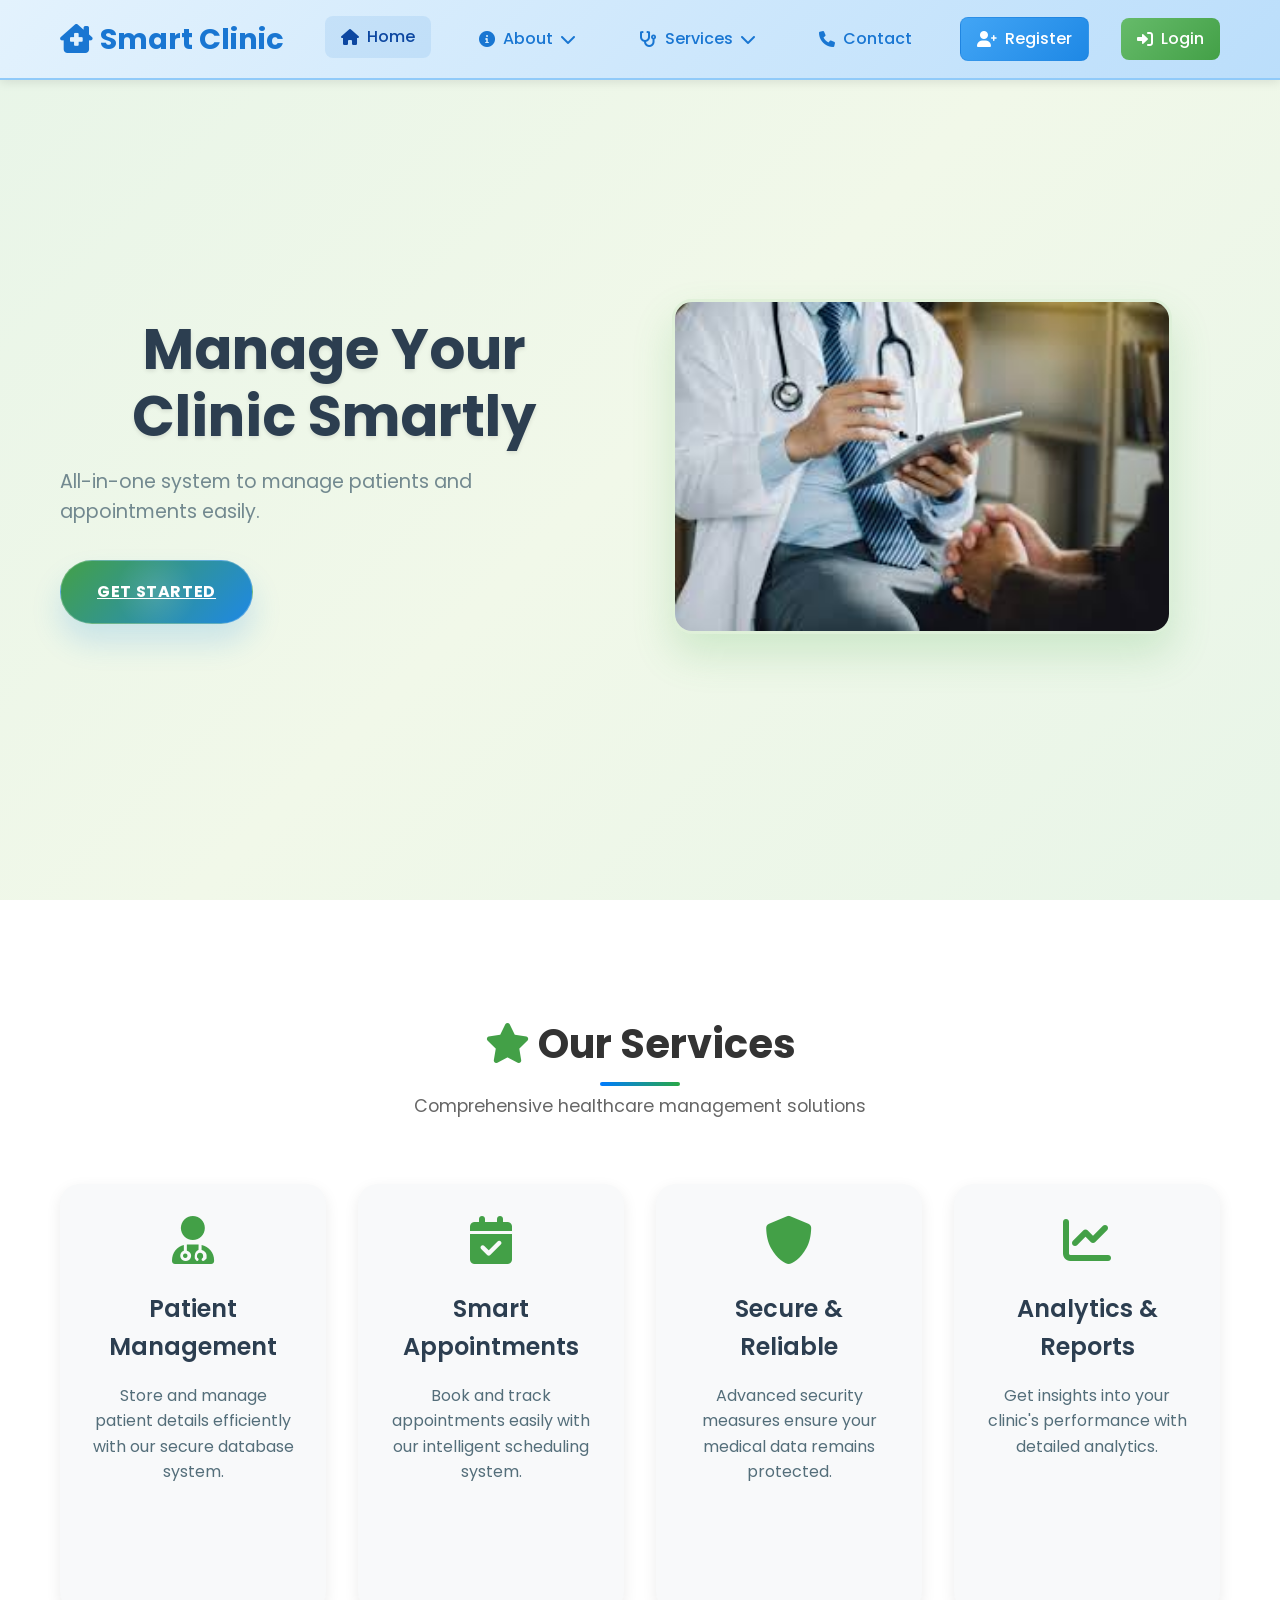
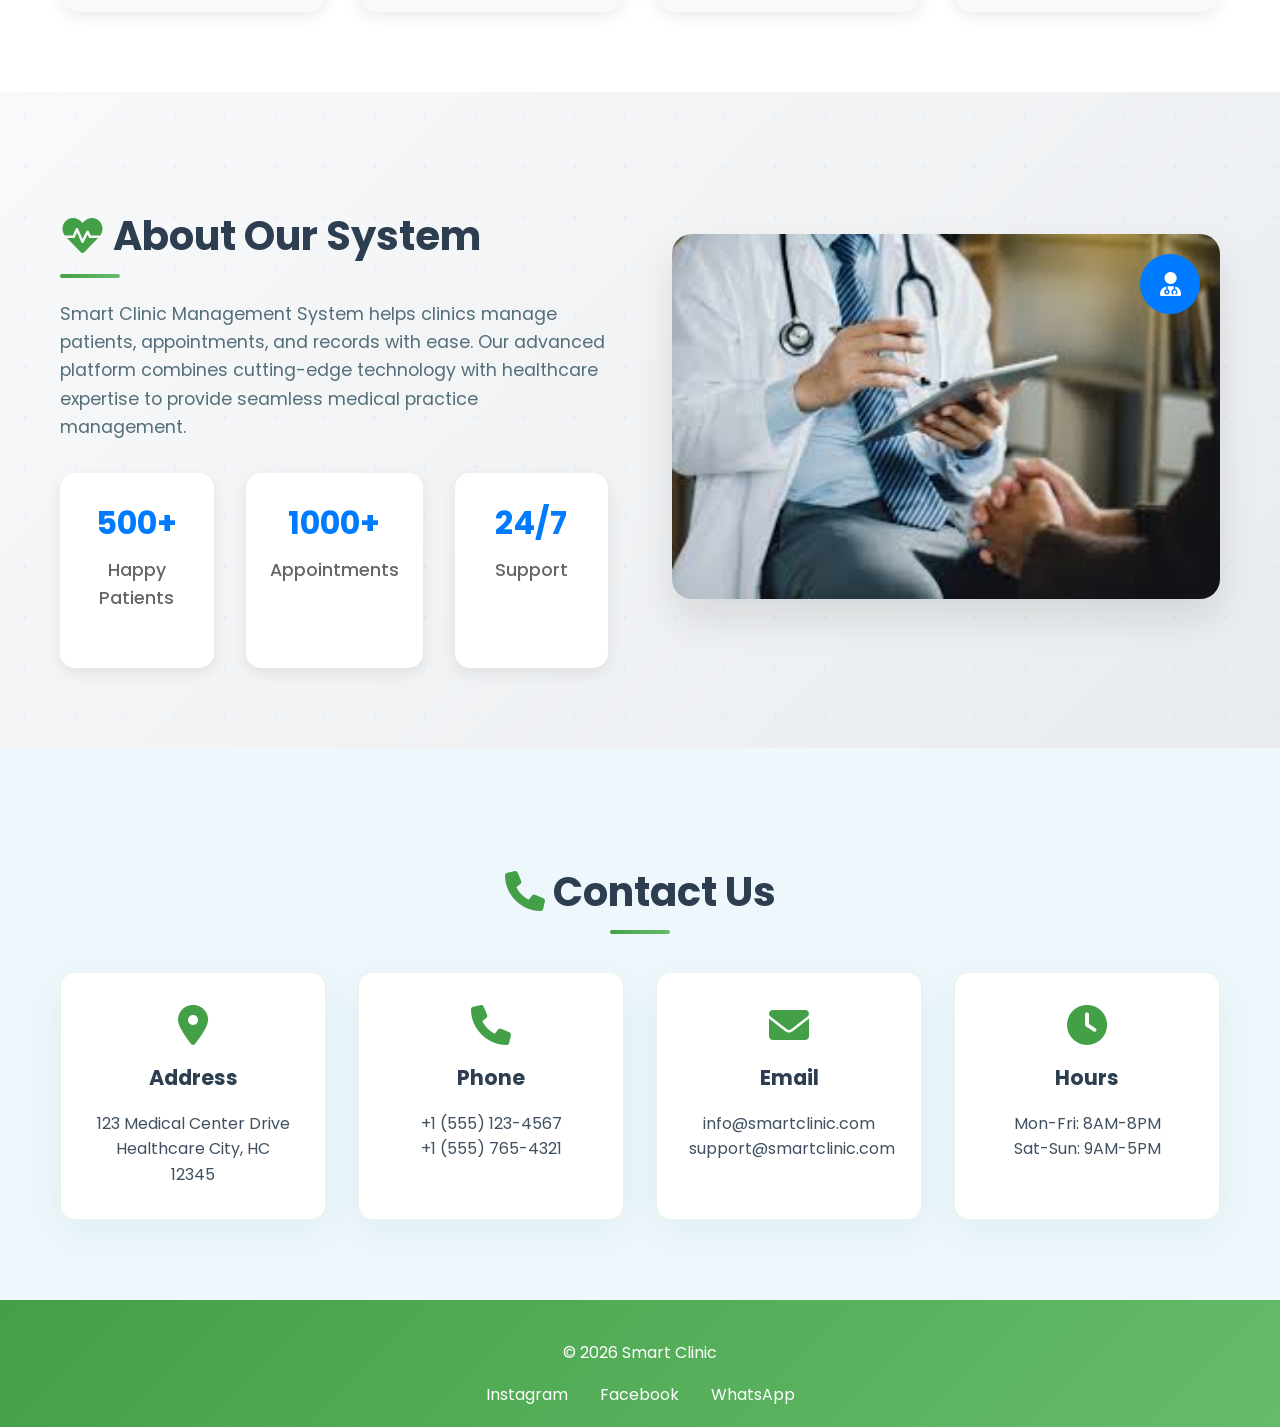
<file: frontend/index.html>
<!DOCTYPE html>
<html>
<head>
    <title>Smart Clinic</title>
    <link rel="stylesheet" href="css/style.css">
    <link rel="stylesheet" href="https://cdnjs.cloudflare.com/ajax/libs/font-awesome/6.0.0/css/all.min.css">
</head>
<body>

<!-- NAVBAR -->
<header class="navbar">
    <div class="container">
        <h2><i class="fas fa-clinic-medical" style="margin-right: 0.5rem;"></i>Smart Clinic</h2>
        <nav>
            <a href="index.html" class="active"><i class="fas fa-home"></i> Home</a>
            <div class="dropdown">
                <a href="#" class="dropdown-toggle"><i class="fas fa-info-circle"></i> About <i class="fas fa-chevron-down"></i></a>
                <div class="dropdown-menu">
                    <a href="#about">Our Mission</a>
                    <a href="#about">Services</a>
                    <a href="#about">Team</a>
                </div>
            </div>
            <div class="dropdown">
                <a href="#" class="dropdown-toggle"><i class="fas fa-stethoscope"></i> Services <i class="fas fa-chevron-down"></i></a>
                <div class="dropdown-menu">
                    <a href="patients.html">Patient Care</a>
                    <a href="appointments.html">Appointments</a>
                    <a href="#features">Medical Services</a>
                </div>
            </div>
            <a href="#contact"><i class="fas fa-phone"></i> Contact</a>
            <a href="register.html" class="btn"><i class="fas fa-user-plus"></i> Register</a>
            <a href="login.html" class="btn login-btn"><i class="fas fa-sign-in-alt"></i> Login</a>
        </nav>
        <div class="menu-toggle">
            <span></span>
            <span></span>
            <span></span>
        </div>
    </div>
</header>

<!-- HERO SECTION -->
<section class="hero">
    <div class="container">
        <div class="hero-text">
            <h1>Manage Your Clinic Smartly</h1>
            <p>All-in-one system to manage patients and appointments easily.</p>
            <a href="register.html" class="main-btn">Get Started</a>
        </div>

        <div class="hero-img">
            <img src="assets/images/doctor 2.jpg" alt="Doctor">
        </div>
    </div>
</section>

<!-- FEATURES -->
<section id="features" class="features">
    <div class="container">
        <div class="section-header">
            <h2><i class="fas fa-star" style="color: #43a047; margin-right: 0.5rem;"></i>Our Services</h2>
            <p>Comprehensive healthcare management solutions</p>
        </div>
        <div class="features-grid">
            <div class="feature">
                <div class="feature-icon">
                    <i class="fas fa-user-md fa-3x"></i>
                </div>
                <h3>Patient Management</h3>
                <p>Store and manage patient details efficiently with our secure database system.</p>
                <div class="feature-hover">
                    <a href="patients.html" class="feature-link">Manage Patients <i class="fas fa-arrow-right"></i></a>
                </div>
            </div>

            <div class="feature">
                <div class="feature-icon">
                    <i class="fas fa-calendar-check fa-3x"></i>
                </div>
                <h3>Smart Appointments</h3>
                <p>Book and track appointments easily with our intelligent scheduling system.</p>
                <div class="feature-hover">
                    <a href="appointments.html" class="feature-link">Book Appointment <i class="fas fa-arrow-right"></i></a>
                </div>
            </div>

            <div class="feature">
                <div class="feature-icon">
                    <i class="fas fa-shield-alt fa-3x"></i>
                </div>
                <h3>Secure & Reliable</h3>
                <p>Advanced security measures ensure your medical data remains protected.</p>
                <div class="feature-hover">
                    <a href="login.html" class="feature-link">Get Started <i class="fas fa-arrow-right"></i></a>
                </div>
            </div>

            <div class="feature">
                <div class="feature-icon">
                    <i class="fas fa-chart-line fa-3x"></i>
                </div>
                <h3>Analytics & Reports</h3>
                <p>Get insights into your clinic's performance with detailed analytics.</p>
                <div class="feature-hover">
                    <a href="dashboard.html" class="feature-link">View Dashboard <i class="fas fa-arrow-right"></i></a>
                </div>
            </div>
        </div>
    </div>
</section>

<!-- ABOUT -->
<section id="about" class="about">
    <div class="container">
        <div class="about-content">
            <div class="about-text">
                <h2><i class="fas fa-heartbeat" style="color: #43a047; margin-right: 0.5rem;"></i>About Our System</h2>
                <p>
                    Smart Clinic Management System helps clinics manage patients,
                    appointments, and records with ease. Our advanced platform combines
                    cutting-edge technology with healthcare expertise to provide seamless
                    medical practice management.
                </p>
                <div class="stats">
                    <div class="stat">
                        <h3>500+</h3>
                        <p>Happy Patients</p>
                    </div>
                    <div class="stat">
                        <h3>1000+</h3>
                        <p>Appointments</p>
                    </div>
                    <div class="stat">
                        <h3>24/7</h3>
                        <p>Support</p>
                    </div>
                </div>
            </div>
            <div class="about-image">
                <img src="assets/images/doctor 2.jpg" alt="Medical Team">
                <div class="floating-icon">
                    <i class="fas fa-user-md"></i>
                </div>
            </div>
        </div>
    </div>
</section>

<!-- CONTACT -->
<section id="contact" class="contact">
    <div class="container">
        <h2><i class="fas fa-phone" style="color: #43a047; margin-right: 0.5rem;"></i>Contact Us</h2>
        <div class="contact-grid">
            <div class="contact-card">
                <i class="fas fa-map-marker-alt"></i>
                <h3>Address</h3>
                <p>123 Medical Center Drive<br>Healthcare City, HC 12345</p>
            </div>
            <div class="contact-card">
                <i class="fas fa-phone"></i>
                <h3>Phone</h3>
                <p>+1 (555) 123-4567<br>+1 (555) 765-4321</p>
            </div>
            <div class="contact-card">
                <i class="fas fa-envelope"></i>
                <h3>Email</h3>
                <p>info@smartclinic.com<br>support@smartclinic.com</p>
            </div>
            <div class="contact-card">
                <i class="fas fa-clock"></i>
                <h3>Hours</h3>
                <p>Mon-Fri: 8AM-8PM<br>Sat-Sun: 9AM-5PM</p>
            </div>
        </div>
    </div>
</section>

<!-- FOOTER -->
<footer>
    <div class="container">
        <p>© 2026 Smart Clinic</p>

        <div class="social">
            <span>Instagram</span>
            <span>Facebook</span>
            <span>WhatsApp</span>
        </div>
    </div>
</footer>

<script src="js/script.js"></script>
<script>
    // Mobile menu toggle
    document.addEventListener('DOMContentLoaded', function() {
        const menuToggle = document.querySelector('.menu-toggle');
        const nav = document.querySelector('.navbar nav');

        if (menuToggle && nav) {
            menuToggle.addEventListener('click', function() {
                nav.classList.toggle('active');
                menuToggle.classList.toggle('active');
            });
        }

        // Close mobile menu when clicking outside
        document.addEventListener('click', function(e) {
            if (!menuToggle.contains(e.target) && !nav.contains(e.target)) {
                nav.classList.remove('active');
                menuToggle.classList.remove('active');
            }
        });
    });
</script>
</body>
</html>
</file>
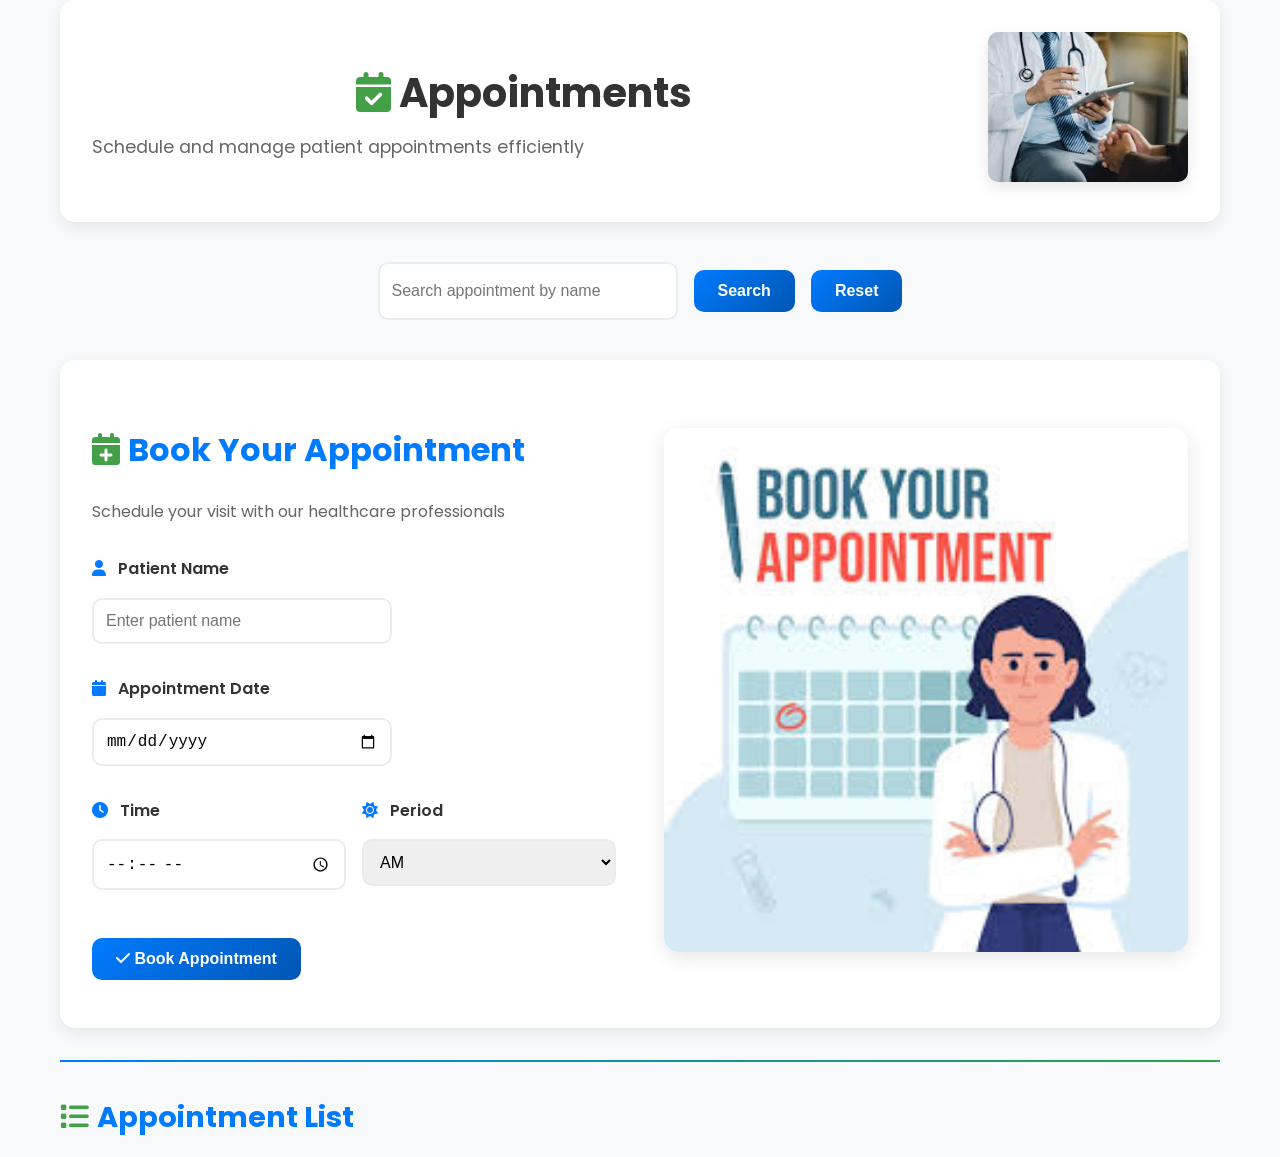
<file: frontend/appointments.html>
<!DOCTYPE html>
<html>
<head>
    <title>Appointments</title>
    <link rel="stylesheet" href="css/style.css">
    <link rel="stylesheet" href="https://cdnjs.cloudflare.com/ajax/libs/font-awesome/6.0.0/css/all.min.css">
</head>
<body>

<div class="container">
    <div class="page-header">
        <div class="header-content">
            <h1><i class="fas fa-calendar-check" style="color: #43a047; margin-right: 0.5rem;"></i>Appointments</h1>
            <p>Schedule and manage patient appointments efficiently</p>
        </div>
        <div class="header-image">
            <img src="assets/images/doctor 2.jpg" alt="Appointments">
        </div>
    </div>

    <!-- 🔍 SEARCH -->
    <div class="search-box">
        <input type="text" id="searchAppointment" placeholder="Search appointment by name">
        <button onclick="searchAppointments()">Search</button>
        <button onclick="resetAppointmentSearch()">Reset</button>
    </div>

    <!-- ➕ ADD APPOINTMENT -->
    <div class="form-section">
        <div class="booking-section">
            <div class="booking-form">
                <h2><i class="fas fa-calendar-plus" style="color: #43a047; margin-right: 0.5rem;"></i>Book Your Appointment</h2>
                <p>Schedule your visit with our healthcare professionals</p>
                
                <form class="appointment-form">
                    <div class="form-group">
                        <label for="aname"><i class="fas fa-user"></i> Patient Name</label>
                        <input type="text" id="aname" placeholder="Enter patient name" required>
                    </div>
                    
                    <div class="form-group">
                        <label for="adate"><i class="fas fa-calendar"></i> Appointment Date</label>
                        <input type="date" id="adate" required>
                    </div>
                    
                    <div class="form-row">
                        <div class="form-group">
                            <label for="atime"><i class="fas fa-clock"></i> Time</label>
                            <input type="time" id="atime" required>
                        </div>
                        
                        <div class="form-group">
                            <label for="ampm"><i class="fas fa-sun"></i> Period</label>
                            <select id="ampm" required>
                                <option value="AM">AM</option>
                                <option value="PM">PM</option>
                            </select>
                        </div>
                    </div>
                    
                    <button type="button" onclick="addAppointment()" class="book-btn">
                        <i class="fas fa-check"></i> Book Appointment
                    </button>
                </form>
            </div>
            
            <div class="booking-image">
                <img src="assets/images/book your appointment.jpg" alt="Book Your Appointment">
            </div>
        </div>
    </div>

    <hr>

    <!-- 📋 LIST -->
    <h2><i class="fas fa-list" style="color: #43a047; margin-right: 0.5rem;"></i>Appointment List</h2>
    <ul id="appointmentList"></ul>
</div>

<script src="js/script.js"></script>

</body>
</html>
</file>
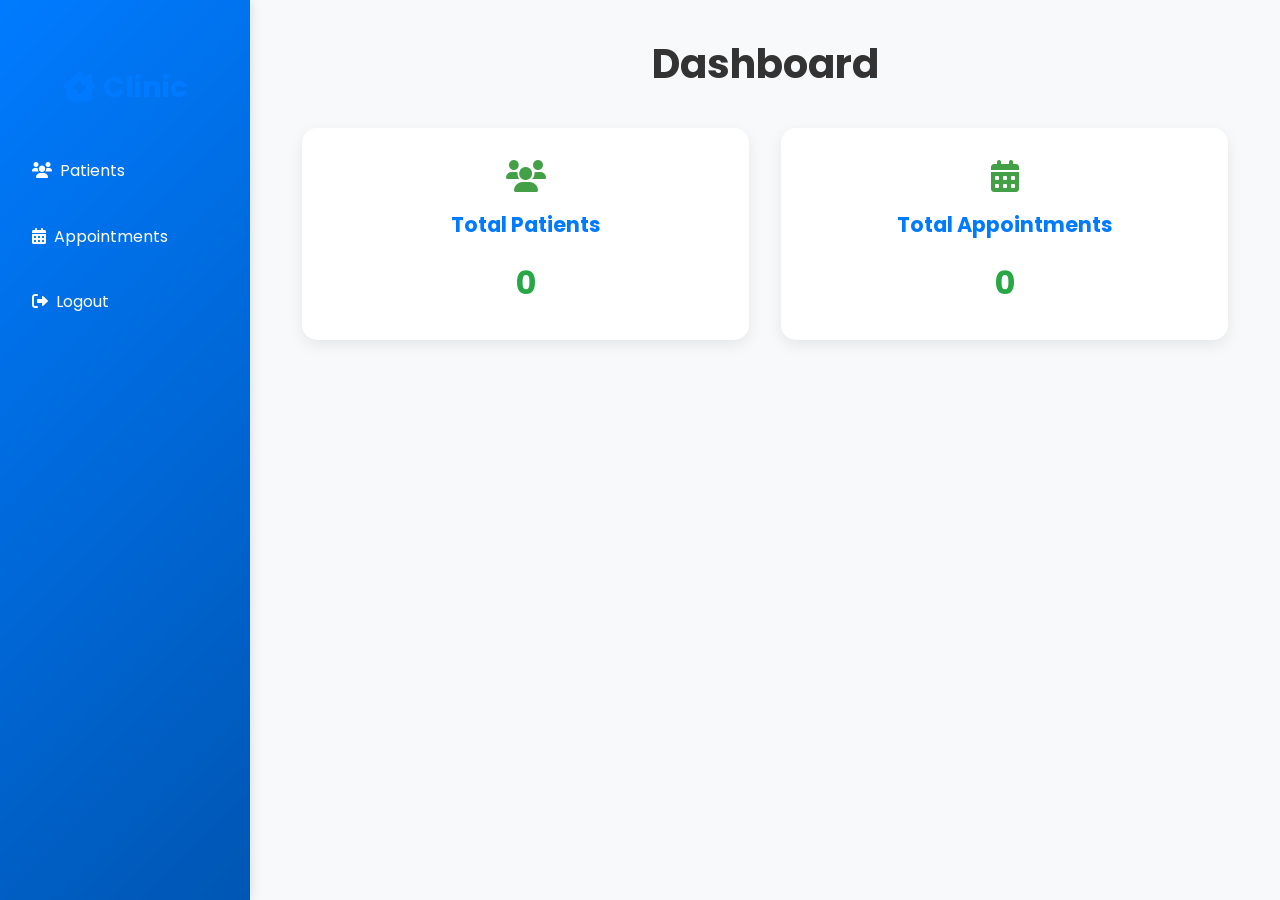
<file: frontend/dashboard.html>
<!DOCTYPE html>
<html>
<head>
    <title>Dashboard</title>
    <link rel="stylesheet" href="css/style.css">
    <link rel="stylesheet" href="https://cdnjs.cloudflare.com/ajax/libs/font-awesome/6.0.0/css/all.min.css">
</head>
<body>

<div class="sidebar">
    <h2><i class="fas fa-clinic-medical" style="margin-right: 0.5rem;"></i>Clinic</h2>
    <a href="patients.html"><i class="fas fa-users" style="margin-right: 0.5rem;"></i>Patients</a>
    <a href="appointments.html"><i class="fas fa-calendar-alt" style="margin-right: 0.5rem;"></i>Appointments</a>
    <a href="#" onclick="logout()"><i class="fas fa-sign-out-alt" style="margin-right: 0.5rem;"></i>Logout</a>
</div>

<div class="main">
    <div class="container">
        <h1>Dashboard</h1>

        <div class="cards">
            <div class="card">
                <i class="fas fa-users fa-2x" style="color: #43a047; margin-bottom: 1rem;"></i>
                <h3>Total Patients</h3>
                <p id="totalPatients">0</p>
            </div>

            <div class="card">
                <i class="fas fa-calendar-alt fa-2x" style="color: #43a047; margin-bottom: 1rem;"></i>
                <h3>Total Appointments</h3>
                <p id="totalAppointments">0</p>
            </div>
        </div>
    </div>
</div>

<script src="js/script.js"></script>
<script>
    // Load dashboard data when page loads
    window.addEventListener('load', function() {
        loadPatients();
        loadAppointments();
    });
</script>
</body>
</html>
</file>
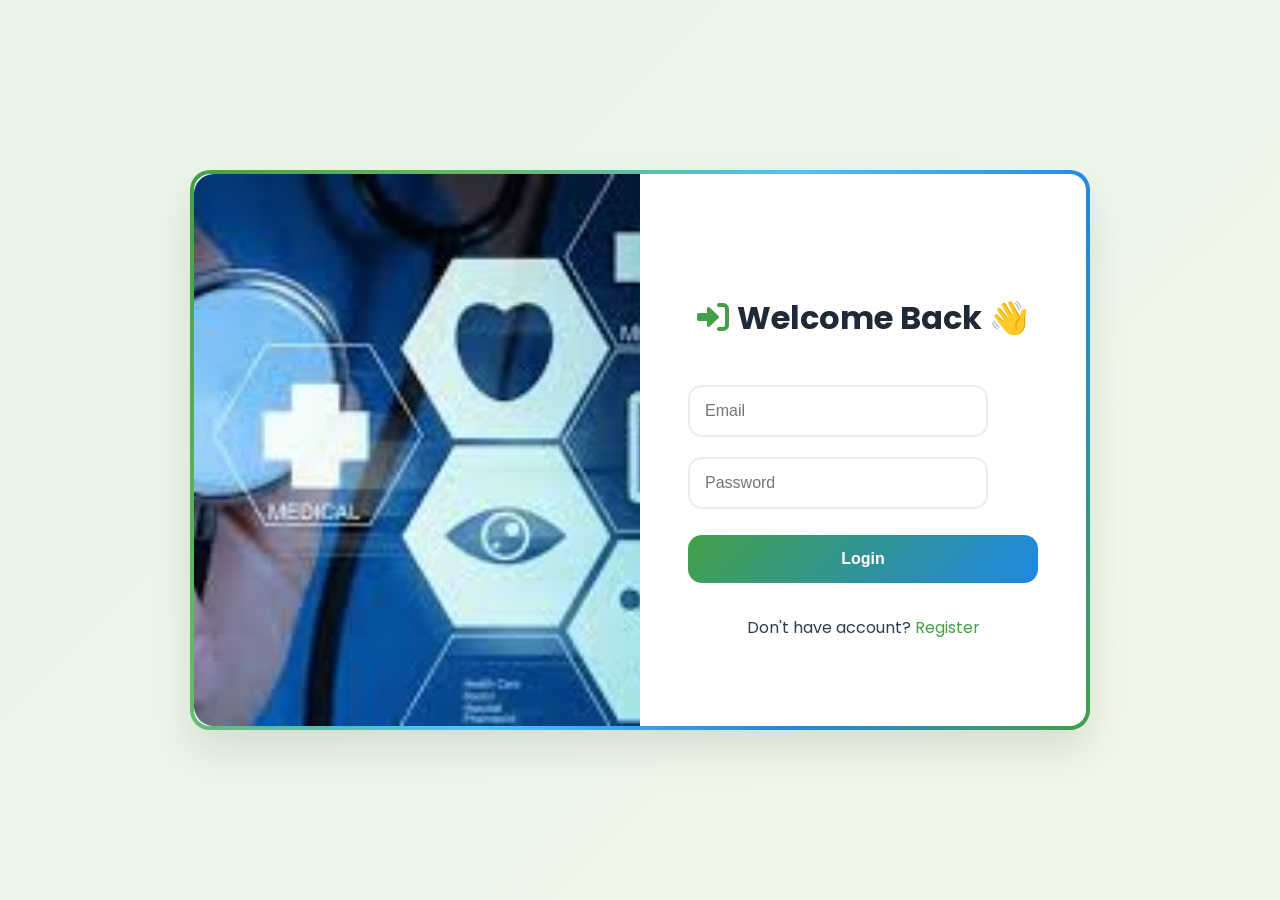
<file: frontend/login.html>
<!DOCTYPE html>
<html>
<head>
    <title>Login</title>
    <link rel="stylesheet" href="css/style.css">
    <link rel="stylesheet" href="https://cdnjs.cloudflare.com/ajax/libs/font-awesome/6.0.0/css/all.min.css">
</head>
<body class="auth-body">

<div class="auth-container">

    <!-- LEFT IMAGE -->
    <div class="auth-image login-bg"></div>

    <!-- RIGHT FORM -->
    <div class="auth-form">
        <h2><i class="fas fa-sign-in-alt" style="color: #43a047; margin-right: 0.5rem;"></i>Welcome Back 👋</h2>

        <input type="email" id="email" placeholder="Email">
        <input type="password" id="password" placeholder="Password">

        <button onclick="loginUser()">Login</button>

        <p>Don't have account? <a href="register.html">Register</a></p>
    </div>

</div>

<script src="js/script.js"></script>
</body>
</html>
</file>
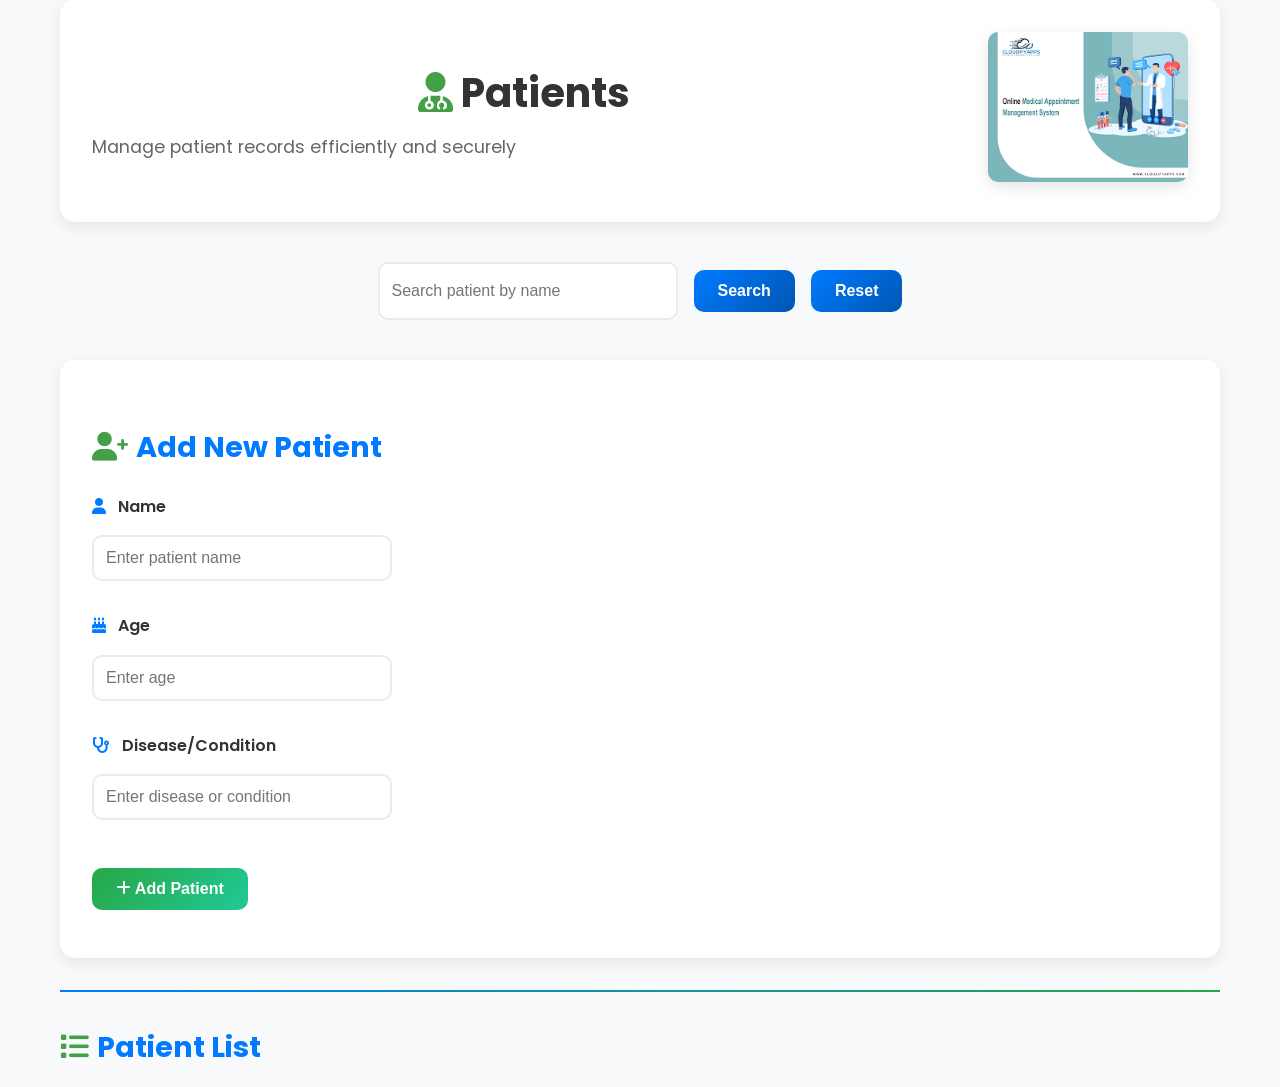
<file: frontend/patients.html>
<!DOCTYPE html>
<html>
<head>
    <title>Patients</title>
    <link rel="stylesheet" href="css/style.css">
    <link rel="stylesheet" href="https://cdnjs.cloudflare.com/ajax/libs/font-awesome/6.0.0/css/all.min.css">
</head>
<body>

<div class="container">
    <div class="page-header">
        <div class="header-content">
            <h1><i class="fas fa-user-md" style="color: #43a047; margin-right: 0.5rem;"></i>Patients</h1>
            <p>Manage patient records efficiently and securely</p>
        </div>
        <div class="header-image">
            <img src="assets/images/images.png" alt="Patient Management">
        </div>
    </div>

    <!-- 🔍 SEARCH -->
    <div class="search-box">
        <input type="text" id="searchPatient" placeholder="Search patient by name">
        <button onclick="searchPatients()">Search</button>
        <button onclick="resetPatientSearch()">Reset</button>
    </div>

    <!-- ➕ ADD PATIENT -->
    <div class="form-section">
        <h2><i class="fas fa-user-plus" style="color: #43a047; margin-right: 0.5rem;"></i>Add New Patient</h2>
        
        <div class="patient-form">
            <div class="form-group">
                <label for="pname"><i class="fas fa-user"></i> Name</label>
                <input type="text" id="pname" placeholder="Enter patient name" required>
            </div>
            
            <div class="form-group">
                <label for="page"><i class="fas fa-birthday-cake"></i> Age</label>
                <input type="number" id="page" placeholder="Enter age" required>
            </div>
            
            <div class="form-group">
                <label for="pdisease"><i class="fas fa-stethoscope"></i> Disease/Condition</label>
                <input type="text" id="pdisease" placeholder="Enter disease or condition" required>
            </div>
            
            <button onclick="addPatient()" class="add-btn">
                <i class="fas fa-plus"></i> Add Patient
            </button>
        </div>
    </div>

    <hr>

    <!-- 📋 LIST -->
    <h2><i class="fas fa-list" style="color: #43a047; margin-right: 0.5rem;"></i>Patient List</h2>
    <ul id="patientList"></ul>
</div>

<script src="js/script.js"></script>

</body>
</html>
</file>
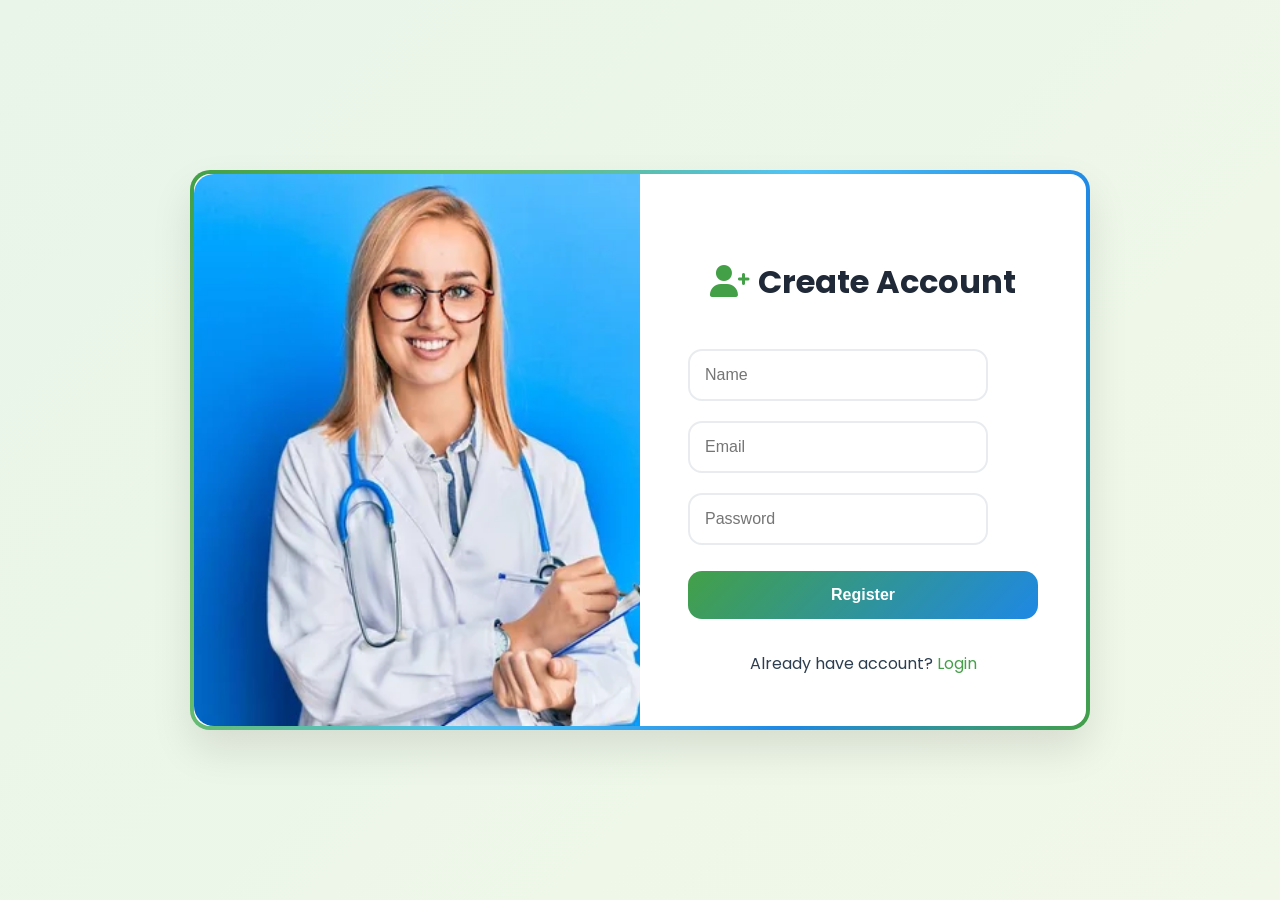
<file: frontend/register.html>
<!DOCTYPE html>
<html>
<head>
    <title>Register</title>
    <link rel="stylesheet" href="css/style.css">
    <link rel="stylesheet" href="https://cdnjs.cloudflare.com/ajax/libs/font-awesome/6.0.0/css/all.min.css">
</head>
<body class="auth-body">

<div class="auth-container">

    <!-- LEFT IMAGE -->
    <div class="auth-image register-bg"></div>

    <!-- RIGHT FORM -->
    <div class="auth-form">
        <h2><i class="fas fa-user-plus" style="color: #43a047; margin-right: 0.5rem;"></i>Create Account</h2>

        <input type="text" id="name" placeholder="Name">
        <input type="email" id="email" placeholder="Email">
        <input type="password" id="password" placeholder="Password">

        <button onclick="registerUser()">Register</button>

        <p>Already have account? <a href="login.html">Login</a></p>
    </div>

</div>

<script src="js/script.js"></script>
</body>
</html>
</file>
<file: frontend/css/style.css>
/* Import Google Fonts for professional look */
@import url('https://fonts.googleapis.com/css2?family=Poppins:wght@300;400;500;600;700&display=swap');

/* Reset and Base Styles */
* {
    margin: 0;
    padding: 0;
    box-sizing: border-box;
}

html {
    scroll-behavior: smooth;
}

body {
    font-family: 'Poppins', sans-serif;
    line-height: 1.6;
    color: #2c3e50;
    background-color: #f8f9fa;
}

/* Utility Classes */
.container {
    max-width: 1200px;
    margin: 0 auto;
    padding: 0 20px;
}

.btn {
    display: inline-block;
    padding: 12px 24px;
    background: linear-gradient(135deg, #007bff, #0056b3);
    color: white;
    text-decoration: none;
    border-radius: 8px;
    transition: all 0.3s ease;
    border: none;
    cursor: pointer;
    font-weight: 500;
}

.btn:hover {
    transform: translateY(-2px);
    box-shadow: 0 4px 15px rgba(0, 123, 255, 0.3);
}

.main-btn {
    display: inline-flex;
    align-items: center;
    justify-content: center;
    gap: 0.8rem;
    padding: 18px 36px;
    font-size: 1rem;
    font-weight: 700;
    border-radius: 999px;
    background: linear-gradient(135deg, #43a047, #1e88e5);
    color: white;
    text-transform: uppercase;
    letter-spacing: 0.04em;
    position: relative;
    overflow: hidden;
    border: 1px solid rgba(255,255,255,0.25);
    box-shadow: 0 18px 30px rgba(30, 136, 229, 0.18);
    transition: transform 0.25s ease, box-shadow 0.25s ease, filter 0.25s ease;
}

.main-btn::before {
    content: '';
    position: absolute;
    top: -50%;
    left: -50%;
    width: 200%;
    height: 200%;
    background: radial-gradient(circle at center, rgba(255,255,255,0.35), transparent 25%);
    opacity: 0.35;
    transform: scale(0.8);
    transition: transform 0.4s ease;
}

.main-btn:hover::before {
    transform: scale(1.05);
}

.main-btn:hover {
    transform: translateY(-3px);
    box-shadow: 0 22px 40px rgba(30, 136, 229, 0.25);
    filter: saturate(1.05);
}

.main-btn:active {
    transform: translateY(-1px);
}

/* Navbar */
.navbar {
    background: linear-gradient(135deg, #e3f2fd, #bbdefb);
    color: #1976d2;
    padding: 1rem 0;
    position: fixed;
    width: 100%;
    top: 0;
    z-index: 1000;
    box-shadow: 0 2px 10px rgba(0,0,0,0.1);
    transition: all 0.3s ease;
    border-bottom: 2px solid #90caf9;
}

.navbar .container {
    display: flex;
    justify-content: space-between;
    align-items: center;
}

.navbar h2 {
    font-size: 1.8rem;
    font-weight: 700;
    margin: 0;
    display: flex;
    align-items: center;
    color: #1976d2;
}

.navbar nav {
    display: flex;
    gap: 2rem;
    align-items: center;
}

.navbar a {
    color: #1976d2;
    text-decoration: none;
    font-weight: 500;
    transition: all 0.3s ease;
    display: flex;
    align-items: center;
    gap: 0.5rem;
    padding: 0.5rem 1rem;
    border-radius: 8px;
}

.navbar a:hover, .navbar a.active {
    background: rgba(25, 118, 210, 0.1);
    color: #0d47a1;
    transform: translateY(-2px);
}

.navbar .btn {
    background: linear-gradient(135deg, #42a5f5, #1e88e5);
    border: 1px solid rgba(25, 118, 210, 0.3);
    color: white;
}

.navbar .login-btn {
    background: linear-gradient(135deg, #66bb6a, #43a047);
    border: none;
    color: white;
}

.navbar .login-btn:hover {
    background: linear-gradient(135deg, #4caf50, #2e7d32);
}

.navbar .login-btn:hover {
    background: linear-gradient(135deg, #218838, #17a2b8);
}

/* Dropdown Menu */
.dropdown {
    position: relative;
}

.dropdown-toggle {
    cursor: pointer;
}

.dropdown-menu {
    position: absolute;
    top: 100%;
    left: 0;
    background: #ffffff;
    min-width: 200px;
    border-radius: 12px;
    box-shadow: 0 8px 25px rgba(0,0,0,0.15);
    opacity: 0;
    visibility: hidden;
    transform: translateY(-10px);
    transition: all 0.3s ease;
    z-index: 1001;
    border: 1px solid #e3f2fd;
}

.dropdown:hover .dropdown-menu {
    opacity: 1;
    visibility: visible;
    transform: translateY(0);
}

.dropdown-menu a {
    color: #1976d2 !important;
    padding: 12px 20px;
    display: block;
    border-bottom: 1px solid #f5f5f5;
    background: none !important;
    transform: none !important;
    transition: all 0.3s ease;
}

.dropdown-menu a:hover {
    background: #e3f2fd !important;
    color: #0d47a1 !important;
    padding-left: 25px;
}

.dropdown-menu a:last-child {
    border-bottom: none;
}

/* Mobile Menu Toggle */
.menu-toggle {
    display: none;
    flex-direction: column;
    cursor: pointer;
    gap: 4px;
}

.menu-toggle span {
    width: 25px;
    height: 3px;
    background: white;
    transition: 0.3s;
}

/* Hero Section */
.hero {
    background: linear-gradient(135deg, #e8f5e8 0%, #f1f8e9 50%, #e8f5e8 100%);
    color: #2c3e50;
    padding: 120px 0 80px;
    min-height: 100vh;
    display: flex;
    align-items: center;
    position: relative;
    overflow: hidden;
}

.hero::before {
    content: '';
    position: absolute;
    top: 0;
    left: 0;
    right: 0;
    bottom: 0;
    background: url('data:image/svg+xml,<svg xmlns="http://www.w3.org/2000/svg" viewBox="0 0 100 100"><circle cx="50" cy="50" r="1" fill="%234caf50" opacity="0.05"/></svg>');
    background-size: 30px 30px;
}

.hero .container {
    display: grid;
    grid-template-columns: 1fr 1fr;
    gap: 4rem;
    align-items: center;
    position: relative;
    z-index: 1;
}

.hero-text h1 {
    font-size: 3.5rem;
    font-weight: 700;
    margin-bottom: 1rem;
    line-height: 1.2;
    color: #2c3e50;
    text-shadow: 0 2px 4px rgba(0,0,0,0.1);
}

.hero-text p {
    font-size: 1.2rem;
    margin-bottom: 2rem;
    opacity: 0.8;
    color: #546e7a;
}

.hero-img img {
    width: 100%;
    max-width: 500px;
    border-radius: 20px;
    box-shadow: 0 20px 40px rgba(76, 175, 80, 0.2);
    border: 3px solid rgba(76, 175, 80, 0.1);
}

/* Features */
.features {
    padding: 80px 0;
    background: white;
}

.section-header {
    text-align: center;
    margin-bottom: 4rem;
}

.section-header h2 {
    color: #333;
    font-size: 2.5rem;
    margin-bottom: 1rem;
    position: relative;
}

.section-header h2::after {
    content: '';
    position: absolute;
    bottom: -10px;
    left: 50%;
    transform: translateX(-50%);
    width: 80px;
    height: 4px;
    background: linear-gradient(90deg, #007bff, #28a745);
    border-radius: 2px;
}

.section-header p {
    color: #666;
    font-size: 1.1rem;
    max-width: 600px;
    margin: 0 auto;
}

.features-grid {
    display: grid;
    grid-template-columns: repeat(4, minmax(0, 1fr));
    gap: 2rem;
}

.feature {
    text-align: center;
    padding: 30px;
    background: #f8f9fa;
    border-radius: 20px;
    box-shadow: 0 5px 15px rgba(0,0,0,0.08);
    transition: all 0.3s ease;
    position: relative;
    overflow: hidden;
    border: 2px solid transparent;
}

.feature::before {
    content: '';
    position: absolute;
    top: 0;
    left: 0;
    right: 0;
    bottom: 0;
    background: linear-gradient(135deg, #007bff, #28a745);
    opacity: 0;
    transition: opacity 0.3s ease;
    z-index: -1;
}

.feature:hover {
    transform: translateY(-10px);
    box-shadow: 0 15px 35px rgba(0,0,0,0.15);
    border-color: #007bff;
}

.feature:hover::before {
    opacity: 0.05;
}

.feature-icon {
    margin-bottom: 1.5rem;
    color: #43a047;
    transition: transform 0.3s ease;
}

.feature:hover .feature-icon {
    transform: scale(1.1);
}

.feature h3 {
    color: #2c3e50;
    margin-bottom: 1rem;
    font-size: 1.5rem;
    font-weight: 600;
}

.feature p {
    color: #546e7a;
    line-height: 1.6;
    margin-bottom: 1.5rem;
}

.feature-hover {
    opacity: 0;
    transform: translateY(20px);
    transition: all 0.3s ease;
}

.feature:hover .feature-hover {
    opacity: 1;
    transform: translateY(0);
}

.feature-link {
    display: inline-flex;
    align-items: center;
    gap: 0.5rem;
    color: #43a047;
    text-decoration: none;
    font-weight: 600;
    padding: 0.5rem 1rem;
    border: 2px solid #43a047;
    border-radius: 25px;
    transition: all 0.3s ease;
}

.feature-link:hover {
    background: #43a047;
    color: white;
    transform: translateY(-2px);
}

/* About */
.about {
    padding: 80px 0;
    background: linear-gradient(135deg, #f8f9fa 0%, #e9ecef 100%);
    position: relative;
    overflow: hidden;
}

.about::before {
    content: '';
    position: absolute;
    top: 0;
    left: 0;
    right: 0;
    bottom: 0;
    background: url('data:image/svg+xml,<svg xmlns="http://www.w3.org/2000/svg" viewBox="0 0 100 100"><circle cx="50" cy="50" r="2" fill="%23007bff" opacity="0.1"/></svg>');
    background-size: 50px 50px;
}

.about .container {
    position: relative;
    z-index: 1;
}

.about-content {
    display: grid;
    grid-template-columns: 1fr 1fr;
    gap: 4rem;
    align-items: center;
}

.about h2 {
    color: #2c3e50;
    margin-bottom: 2rem;
    font-size: 2.5rem;
    position: relative;
}

.about h2::after {
    content: '';
    position: absolute;
    bottom: -10px;
    left: 0;
    width: 60px;
    height: 4px;
    background: linear-gradient(90deg, #43a047, #66bb6a);
    border-radius: 2px;
}

.about p {
    font-size: 1.1rem;
    color: #546e7a;
    line-height: 1.6;
    margin-bottom: 2rem;
}

.stats {
    display: grid;
    grid-template-columns: repeat(3, 1fr);
    gap: 2rem;
    margin-top: 2rem;
}

.stat {
    text-align: center;
    padding: 1.5rem;
    background: white;
    border-radius: 15px;
    box-shadow: 0 5px 15px rgba(0,0,0,0.08);
    transition: transform 0.3s ease;
}

.stat:hover {
    transform: translateY(-5px);
}

.stat h3 {
    color: #007bff;
    font-size: 2rem;
    margin-bottom: 0.5rem;
}

.stat p {
    color: #666;
    font-weight: 500;
}

.about-image {
    position: relative;
}

.about-image img {
    width: 100%;
    border-radius: 20px;
    box-shadow: 0 20px 40px rgba(0,0,0,0.1);
}

.floating-icon {
    position: absolute;
    top: 20px;
    right: 20px;
    background: #007bff;
    color: white;
    width: 60px;
    height: 60px;
    border-radius: 50%;
    display: flex;
    align-items: center;
    justify-content: center;
    font-size: 1.5rem;
    animation: float 3s ease-in-out infinite;
}

@keyframes float {
    0%, 100% { transform: translateY(0px); }
    50% { transform: translateY(-10px); }
}

/* Contact */
.contact {
    padding: 80px 0;
    background: #eef7fb;
    color: #2c3e50;
}

.contact h2 {
    text-align: center;
    margin-bottom: 3rem;
    font-size: 2.5rem;
    color: #2c3e50;
    position: relative;
}

.contact h2::after {
    content: '';
    position: absolute;
    bottom: -10px;
    left: 50%;
    transform: translateX(-50%);
    width: 60px;
    height: 4px;
    background: linear-gradient(90deg, #43a047, #66bb6a);
    border-radius: 2px;
}

.contact-grid {
    display: grid;
    grid-template-columns: repeat(auto-fit, minmax(250px, 1fr));
    gap: 2rem;
}

.contact-card {
    background: white;
    padding: 2rem;
    border-radius: 15px;
    text-align: center;
    box-shadow: 0 12px 40px rgba(65, 128, 164, 0.08);
    border: 1px solid rgba(67, 160, 71, 0.12);
    transition: all 0.3s ease;
}

.contact-card:hover {
    transform: translateY(-5px);
    box-shadow: 0 16px 45px rgba(67, 160, 71, 0.12);
}

.contact-card i {
    font-size: 2.5rem;
    margin-bottom: 1rem;
    color: #43a047;
}

.contact-card h3 {
    margin-bottom: 1rem;
    font-size: 1.3rem;
}

.contact-card p {
    opacity: 0.9;
    line-height: 1.6;
}

/* Footer */
footer {
    background: linear-gradient(135deg, #43a047, #66bb6a);
    color: white;
    padding: 40px 0 20px;
    text-align: center;
}

footer .social {
    display: flex;
    justify-content: center;
    gap: 2rem;
    margin-top: 1rem;
}

footer .social span {
    cursor: pointer;
    transition: color 0.3s ease;
}

footer .social span:hover {
    color: #e8f5e8;
}

/* Auth Pages */
.auth-body {
    background: linear-gradient(135deg, #e8f5e8 0%, #f1f8e9 100%);
    min-height: 100vh;
    display: flex;
    align-items: center;
    justify-content: center;
}

.auth-container {
    background: white;
    border-radius: 20px;
    overflow: hidden;
    box-shadow: 0 20px 40px rgba(0,0,0,0.1);
    max-width: 900px;
    width: 90%;
    min-height: 560px;
    display: grid;
    grid-template-columns: 1fr 1fr;
    border: 4px solid transparent;
    background-image: linear-gradient(white, white), linear-gradient(120deg, #43a047, #66bb6a, #4fc3f7, #1e88e5, #43a047);
    background-origin: padding-box, border-box;
    background-clip: padding-box, border-box;
    animation: loginFormBorder 6s linear infinite;
}

.auth-image {
    display: flex;
    align-items: center;
    justify-content: center;
    padding: 0;
    position: relative;
    width: 100%;
    min-height: 100%;
    overflow: hidden;
    border-radius: 20px 0 0 20px;
    background: transparent;
}

.auth-image.login-bg {
    background: url("../assets/images/doctor3.jpg") center center / cover no-repeat;
}

.auth-image.register-bg {
    background: url("../assets/images/doctor.png") center center / cover no-repeat;
}

.image-stack {
    display: none;
}

.main-auth-image {
    display: none;
}

.secondary-auth-image {
    display: none;
}

.auth-form {
    position: relative;
    padding: 3rem;
    display: flex;
    flex-direction: column;
    justify-content: center;
    border-radius: 0 20px 20px 0;
    background: rgba(255,255,255,0.96);
    box-shadow: inset 0 0 0 rgba(0,0,0,0);
}

.auth-form::before {
    display: none;
}

.auth-form h2 {
    color: #1f2937;
    margin-bottom: 2rem;
    font-size: 2rem;
    text-align: center;
}

.auth-form input {
    padding: 15px;
    margin: 10px 0;
    border: 2px solid #e9ecef;
    border-radius: 14px;
    font-size: 1rem;
    transition: border-color 0.3s ease, box-shadow 0.3s ease;
}

.auth-form input:focus {
    outline: none;
    border-color: #43a047;
    box-shadow: 0 0 0 6px rgba(67,160,71,0.1);
}

.auth-form button {
    padding: 15px;
    background: linear-gradient(135deg, #43a047, #1e88e5);
    color: white;
    border: none;
    border-radius: 14px;
    font-size: 1rem;
    font-weight: 600;
    cursor: pointer;
    transition: all 0.3s ease;
    margin-top: 1rem;
}

.auth-form button:hover {
    transform: translateY(-2px);
    box-shadow: 0 8px 24px rgba(67,160,71,0.24);
}

.auth-form p {
    text-align: center;
    margin-top: 1rem;
}

.auth-form a {
    color: #43a047;
    text-decoration: none;
}

@keyframes loginFormBorder {
    0% { background-position: 0% 50%; }
    50% { background-position: 100% 50%; }
    100% { background-position: 0% 50%; }
}

/* Dashboard */
.sidebar {
    width: 250px;
    background: linear-gradient(135deg, #007bff, #0056b3);
    color: white;
    height: 100vh;
    position: fixed;
    left: 0;
    top: 0;
    padding: 2rem 1rem;
    box-shadow: 2px 0 10px rgba(0,0,0,0.1);
}

.sidebar h2 {
    text-align: center;
    margin-bottom: 2rem;
    font-size: 1.8rem;
}

.sidebar a {
    display: block;
    color: white;
    text-decoration: none;
    padding: 1rem;
    margin: 0.5rem 0;
    border-radius: 10px;
    transition: all 0.3s ease;
}

.sidebar a:hover {
    background: rgba(255,255,255,0.1);
    transform: translateX(5px);
}

.main {
    margin-left: 250px;
    padding: 2rem;
}

.main h1 {
    color: #333;
    margin-bottom: 2rem;
    font-size: 2.5rem;
}

.cards {
    display: grid;
    grid-template-columns: repeat(auto-fit, minmax(300px, 1fr));
    gap: 2rem;
    margin-bottom: 2rem;
}

.card {
    background: white;
    padding: 2rem;
    border-radius: 15px;
    box-shadow: 0 5px 15px rgba(0,0,0,0.08);
    text-align: center;
    transition: transform 0.3s ease;
}

.card:hover {
    transform: translateY(-5px);
}

.card h3 {
    color: #007bff;
    margin-bottom: 1rem;
    font-size: 1.3rem;
}

.card p {
    font-size: 2rem;
    font-weight: 700;
    color: #28a745;
}

/* Patients and Appointments Pages */
h1 {
    color: #333;
    margin-bottom: 2rem;
    font-size: 2.5rem;
    text-align: center;
}

.search-box {
    display: flex;
    gap: 1rem;
    margin-bottom: 2rem;
    justify-content: center;
    flex-wrap: wrap;
}

.search-box input {
    padding: 12px;
    border: 2px solid #e9ecef;
    border-radius: 10px;
    font-size: 1rem;
    min-width: 250px;
}

.search-box button {
    padding: 12px 24px;
    background: linear-gradient(135deg, #007bff, #0056b3);
    color: white;
    border: none;
    border-radius: 10px;
    cursor: pointer;
    transition: all 0.3s ease;
}

.search-box button:hover {
    transform: translateY(-2px);
    box-shadow: 0 4px 15px rgba(0, 123, 255, 0.3);
}

h2 {
    color: #007bff;
    margin: 2rem 0 1rem;
    font-size: 1.8rem;
}

input, select {
    padding: 12px;
    margin: 0.5rem 0;
    border: 2px solid #e9ecef;
    border-radius: 10px;
    font-size: 1rem;
    width: 100%;
    max-width: 300px;
    transition: border-color 0.3s ease;
}

input:focus, select:focus {
    outline: none;
    border-color: #007bff;
}

button {
    padding: 12px 24px;
    background: linear-gradient(135deg, #28a745, #20c997);
    color: white;
    border: none;
    border-radius: 10px;
    cursor: pointer;
    font-size: 1rem;
    font-weight: 600;
    transition: all 0.3s ease;
    margin: 1rem 0;
}

button:hover {
    transform: translateY(-2px);
    box-shadow: 0 4px 15px rgba(40, 167, 69, 0.3);
}

hr {
    border: none;
    height: 2px;
    background: linear-gradient(90deg, #007bff, #28a745);
    margin: 2rem 0;
}

ul {
    list-style: none;
    padding: 0;
}

li {
    background: white;
    padding: 1rem;
    margin: 0.5rem 0;
    border-radius: 10px;
    box-shadow: 0 2px 10px rgba(0,0,0,0.05);
    display: flex;
    justify-content: space-between;
    align-items: center;
}

li button {
    background: linear-gradient(135deg, #dc3545, #c82333);
    padding: 8px 16px;
    margin-left: 1rem;
}

li button:hover {
    box-shadow: 0 4px 15px rgba(220, 53, 69, 0.3);
}

/* Booking Section */
.booking-section {
    display: grid;
    grid-template-columns: 1fr 1fr;
    gap: 3rem;
    align-items: center;
}

.booking-form h2 {
    color: #007bff;
    margin-bottom: 0.5rem;
    font-size: 2rem;
}

.booking-form p {
    color: #666;
    margin-bottom: 2rem;
}

.appointment-form {
    display: flex;
    flex-direction: column;
}

.form-group {
    margin-bottom: 1.5rem;
}

.form-group label {
    display: block;
    margin-bottom: 0.5rem;
    font-weight: 600;
    color: #333;
}

.form-group label i {
    margin-right: 0.5rem;
    color: #007bff;
}

.form-row {
    display: grid;
    grid-template-columns: 1fr 1fr;
    gap: 1rem;
}

.book-btn {
    background: linear-gradient(135deg, #007bff, #0056b3);
    align-self: flex-start;
    margin-top: 1rem;
}

.book-btn:hover {
    box-shadow: 0 4px 15px rgba(0, 123, 255, 0.3);
}

.booking-image img {
    width: 100%;
    border-radius: 15px;
    box-shadow: 0 5px 20px rgba(0,0,0,0.1);
}

/* Page Header */
.page-header {
    display: grid;
    grid-template-columns: 1fr auto;
    gap: 2rem;
    align-items: center;
    background: white;
    padding: 2rem;
    border-radius: 15px;
    box-shadow: 0 5px 15px rgba(0,0,0,0.08);
    margin-bottom: 2rem;
}

.header-content h1 {
    margin-bottom: 0.5rem;
    font-size: 2.5rem;
}

.header-content p {
    color: #666;
    font-size: 1.1rem;
}

.header-image img {
    width: 200px;
    height: 150px;
    object-fit: cover;
    border-radius: 10px;
    box-shadow: 0 5px 15px rgba(0,0,0,0.1);
}

/* Form Section */
.form-section {
    background: white;
    padding: 2rem;
    border-radius: 15px;
    box-shadow: 0 5px 15px rgba(0,0,0,0.08);
    margin: 2rem 0;
}

.form-section h2 {
    margin-bottom: 1.5rem;
}

.patient-form {
    max-width: 500px;
}

.add-btn {
    background: linear-gradient(135deg, #28a745, #20c997);
    margin-top: 1rem;
}

.add-btn:hover {
    box-shadow: 0 4px 15px rgba(40, 167, 69, 0.3);
}

/* Responsive Design */
@media (max-width: 1024px) {
    .features-grid {
        grid-template-columns: repeat(2, minmax(0, 1fr));
    }
}

@media (max-width: 768px) {
    .navbar nav {
        position: absolute;
        top: 100%;
        left: 0;
        right: 0;
        background: linear-gradient(135deg, #007bff, #0056b3);
        flex-direction: column;
        padding: 2rem;
        gap: 1rem;
        transform: translateY(-100%);
        opacity: 0;
        visibility: hidden;
        transition: all 0.3s ease;
        box-shadow: 0 5px 15px rgba(0,0,0,0.3);
    }

    .navbar nav.active {
        transform: translateY(0);
        opacity: 1;
        visibility: visible;
    }

    .menu-toggle {
        display: flex !important;
    }

    .hero .container {
        grid-template-columns: 1fr;
        text-align: center;
        gap: 2rem;
    }

    .hero-text h1 {
        font-size: 2.5rem;
    }

    .auth-container {
        grid-template-columns: 1fr;
    }

    .auth-image {
        display: none;
    }

    .sidebar {
        width: 100%;
        height: auto;
        position: static;
        padding: 1rem;
    }

    .sidebar nav {
        display: flex;
        justify-content: center;
        gap: 1rem;
    }

    .main {
        margin-left: 0;
    }

    .cards {
        grid-template-columns: 1fr;
    }

    .search-box {
        flex-direction: column;
        align-items: center;
    }

    .search-box input {
        min-width: 200px;
    }

    .page-header {
        grid-template-columns: 1fr;
        text-align: center;
    }

    .header-image {
        order: -1;
    }

    .header-image img {
        width: 150px;
        height: 100px;
    }

    .booking-section {
        grid-template-columns: 1fr;
        gap: 2rem;
    }

    .form-row {
        grid-template-columns: 1fr;
    }

    .about-content {
        grid-template-columns: 1fr;
        gap: 2rem;
    }

    .stats {
        grid-template-columns: 1fr;
    }

    .contact-grid {
        grid-template-columns: 1fr;
    }

    .features-grid {
        grid-template-columns: 1fr;
    }
}
</file>
